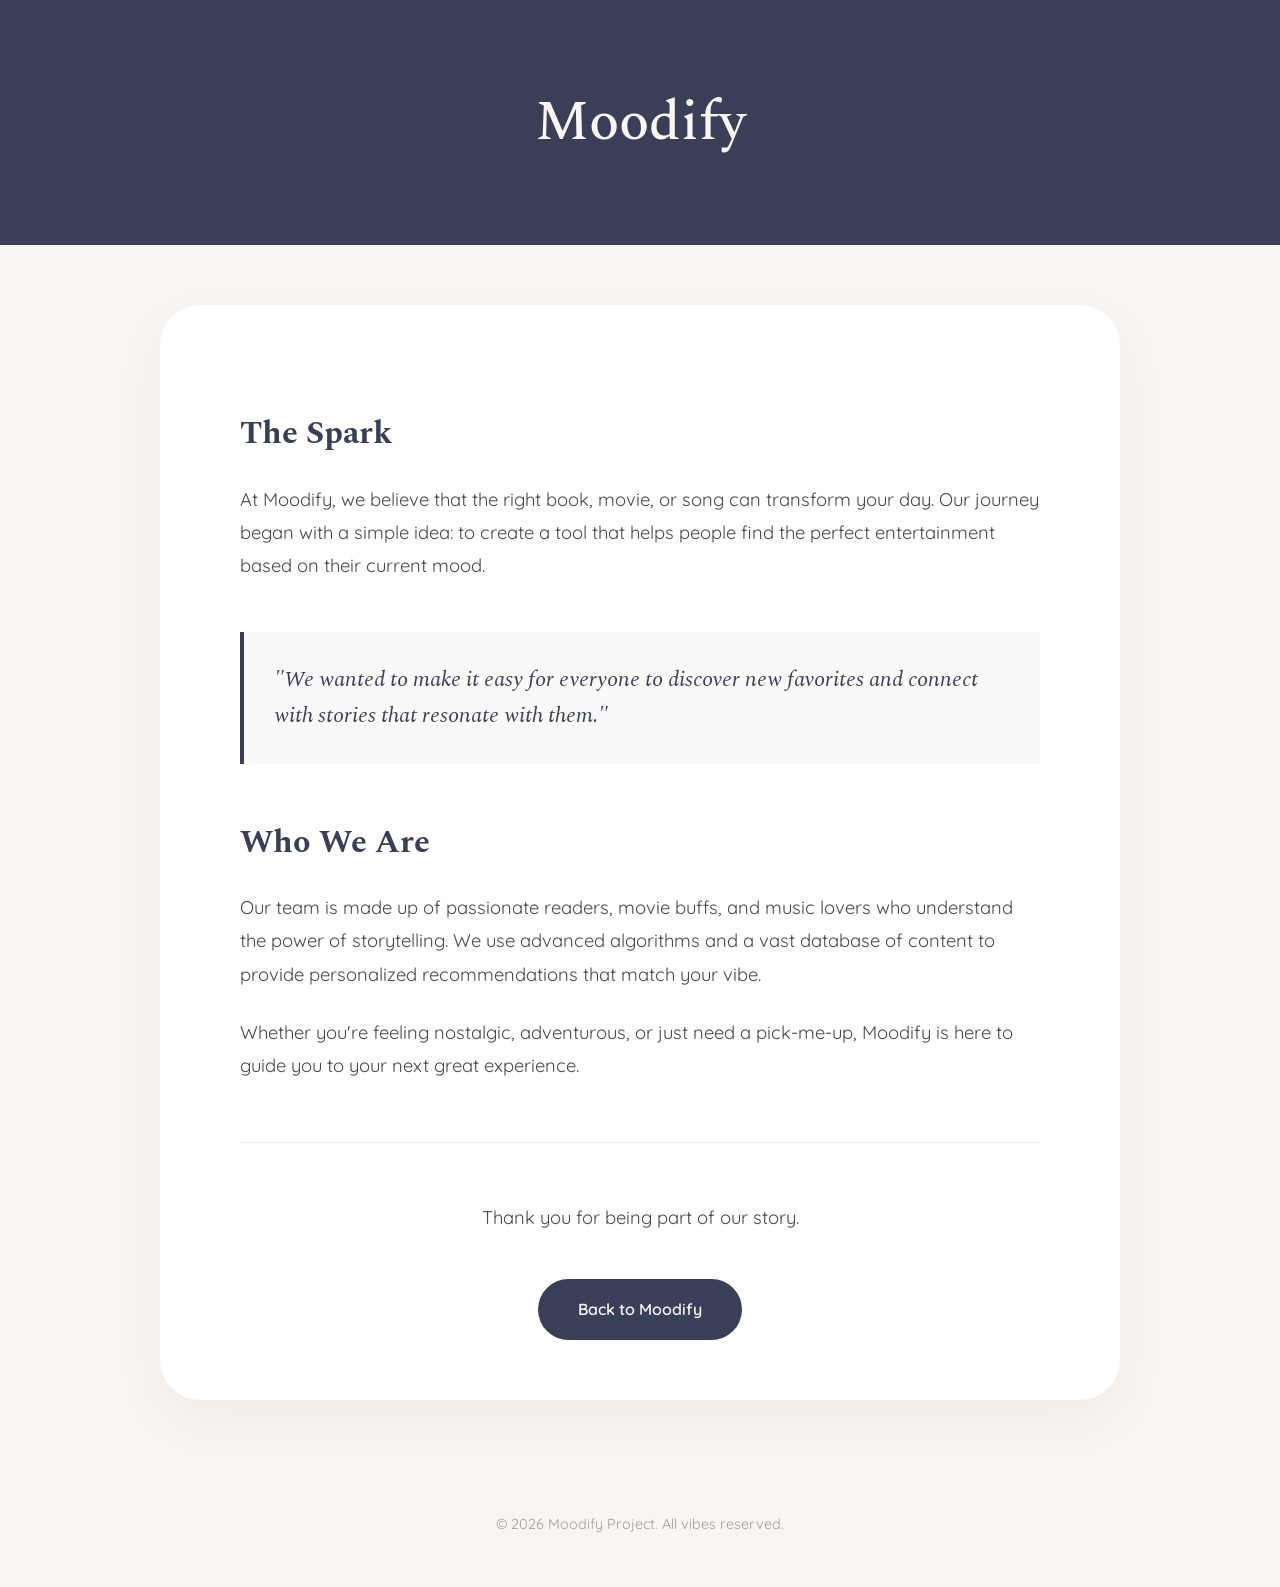
<file: our_story.html>
<!DOCTYPE html>
<html lang="en">
<head>
    <meta charset="UTF-8">
    <meta name="viewport" content="width=device-width, initial-scale=1.0">
    <title>Our Story | Moodify</title>
    <link href="https://fonts.googleapis.com/css2?family=Quicksand:wght@300..700&family=Spectral:ital,wght@0,400;0,700;1,400&display=swap" rel="stylesheet">
    <link rel="stylesheet" href="css/our_story.css">
</head>
<body>

    <header>
        <div class="header-content">
            <h1>Moodify</h1>
        </div>
    </header>

    <main class="story-wrapper">
        <section class="story-card">
            <h2 class="section-title">The Spark</h2>
            <p>At Moodify, we believe that the right book, movie, or song can transform your day. Our journey began with a simple idea: to create a tool that helps people find the perfect entertainment based on their current mood.</p>

            <blockquote class="mission-quote">
                "We wanted to make it easy for everyone to discover new favorites and connect with stories that resonate with them."
            </blockquote>

            <h2 class="section-title">Who We Are</h2>
            <p>Our team is made up of passionate readers, movie buffs, and music lovers who understand the power of storytelling. We use advanced algorithms and a vast database of content to provide personalized recommendations that match your vibe.</p>

            <p>Whether you're feeling nostalgic, adventurous, or just need a pick-me-up, Moodify is here to guide you to your next great experience.</p>

            <div class="story-footer">
                <p>Thank you for being part of our story.</p>
                <a href="index.html" class="cta-button">Back to Moodify</a>
            </div>
        </section>
    </main>

    <footer>
        <p>&copy; 2026 Moodify Project. All vibes reserved.</p>
    </footer>

</body>
</html>
</file>
<file: css/our_story.css>
body {
    margin: 0;
    padding: 0;
    background-color: #F8F5F2;
    color: #2D2A26;
    font-family: "Quicksand", sans-serif;
    display: flex;
    flex-direction: column;
    min-height: 100vh;
}

header {
    background-color: #3A3F58;
    color: #F8F5F2;
    padding: 80px 20px;
    text-align: center;
}

header h1 {
    font-family: "Spectral", serif;
    font-size: 3.5rem;
    margin: 0;
    font-weight: 500;
}

.subtitle {
    font-size: 1.1rem;
    opacity: 0.8;
    margin-top: 10px;
    letter-spacing: 1px;
}

.story-wrapper {
    flex: 1;
    display: flex;
    justify-content: center;
    padding: 60px 20px;
}

.story-card {
    max-width: 800px;
    background: #ffffff;
    padding: 60px 80px;
    border-radius: 40px;
    box-shadow: 0 20px 50px rgba(58, 63, 88, 0.05); /* Очень мягкая тень */
    line-height: 1.8;
}

.section-title {
    font-family: "Spectral", serif;
    font-size: 2rem;
    color: #3A3F58;
    margin-top: 40px;
    margin-bottom: 20px;
}

.story-card p {
    font-size: 1.15rem;
    margin-bottom: 25px;
    color: #4A4744;
}

.mission-quote {
    margin: 50px 0;
    padding: 30px;
    border-left: 4px solid #3A3F58;
    background-color: #FBF9F7;
    font-family: "Spectral", serif;
    font-style: italic;
    font-size: 1.4rem;
    color: #3A3F58;
    line-height: 1.6;
}

.story-footer {
    margin-top: 60px;
    padding-top: 40px;
    border-top: 1px solid #eee;
    text-align: center;
}

.cta-button {
    display: inline-block;
    padding: 16px 40px;
    background-color: #3A3F58;
    color: #F8F5F2;
    text-decoration: none;
    border-radius: 50px;
    font-weight: 600;
    transition: all 0.3s ease;
    margin-top: 20px;
}

.cta-button:hover {
    background-color: #4A5170;
    transform: translateY(-3px);
    box-shadow: 0 10px 20px rgba(58, 63, 88, 0.2);
}

footer {
    text-align: center;
    padding: 40px;
    font-size: 0.9rem;
    color: #A09D9A;
}

@media (max-width: 768px) {
    .story-card {
        padding: 40px 30px;
    }
    header h1 {
        font-size: 2.5rem;
    }
}
</file>
